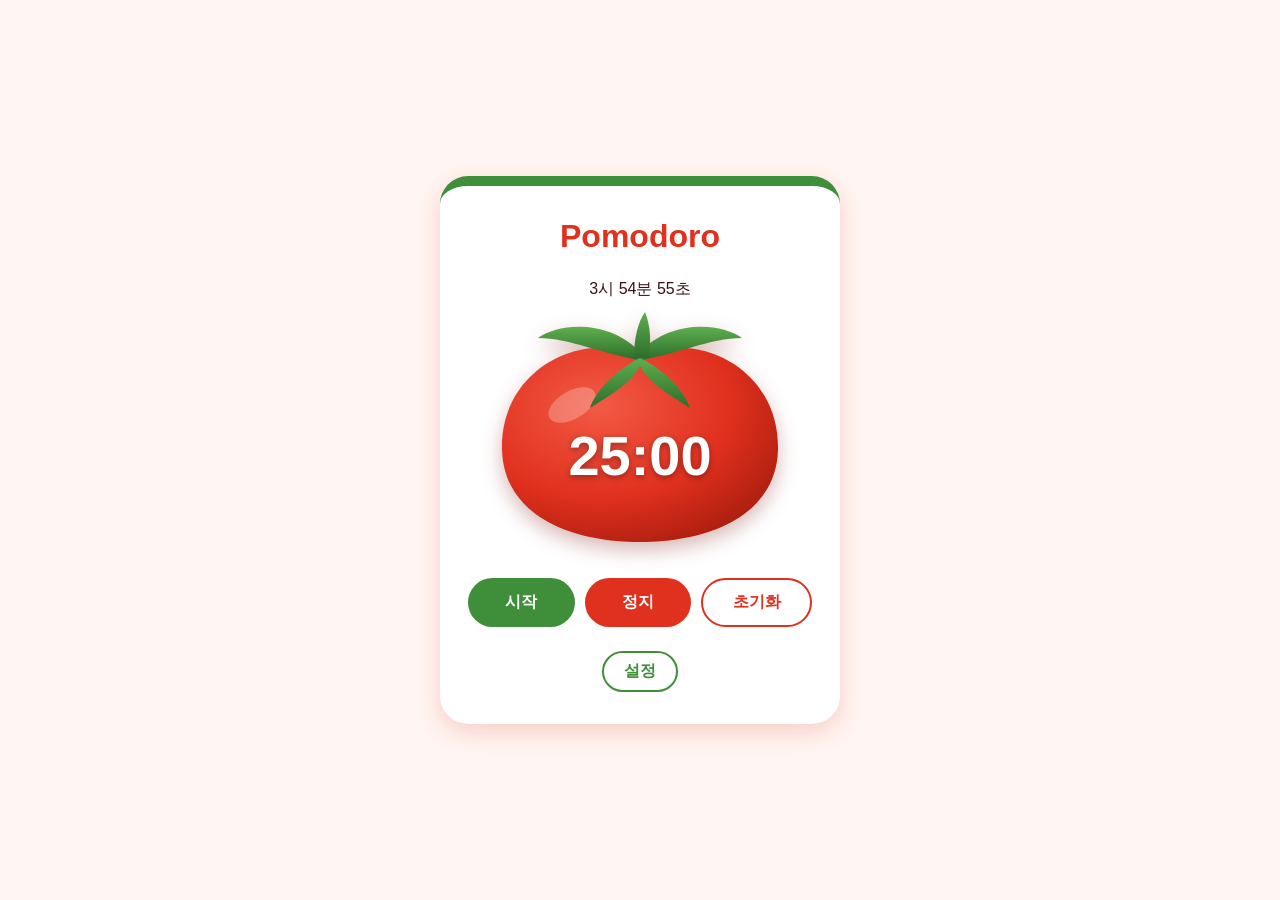
<file: index.html>
<!DOCTYPE html>
<html lang="ko">
<head>
  <meta charset="UTF-8">
  <meta name="viewport" content="width=device-width, initial-scale=1.0">
  <title>Pomodoro</title>
  <link rel="stylesheet" href="index.css">
</head>
<body>
  <main class="pomodoro">
    <h1>Pomodoro</h1>
    <div id="current-time" class="current-time" aria-label="현재 시간"></div>

    <div class="tomato">
      <svg viewBox="0 0 300 250" aria-hidden="true">
        <defs>
          <radialGradient id="body" cx="35%" cy="30%" r="80%">
            <stop offset="0%" stop-color="#f25a45"/>
            <stop offset="60%" stop-color="#e0301e"/>
            <stop offset="100%" stop-color="#a81d0e"/>
          </radialGradient>
          <linearGradient id="leaf" x1="0" y1="0" x2="0" y2="1">
            <stop offset="0%" stop-color="#5fae4f"/>
            <stop offset="100%" stop-color="#2d6e2a"/>
          </linearGradient>
        </defs>
        <!-- 토마토 몸통 -->
        <path d="M150 55 C 90 30, 10 70, 12 150 C 14 215, 80 242, 150 242 C 220 242, 286 215, 288 150 C 290 70, 210 30, 150 55 Z" fill="url(#body)"/>
        <!-- 광택 -->
        <ellipse cx="82" cy="105" rx="26" ry="14" fill="#fff" opacity="0.25" transform="rotate(-30 82 105)"/>
        <!-- 초록 꼭지 -->
        <g fill="url(#leaf)">
          <path d="M150 52 C 120 20, 70 22, 48 38 C 80 38, 115 55, 150 60 Z"/>
          <path d="M150 52 C 180 20, 230 22, 252 38 C 220 38, 185 55, 150 60 Z"/>
          <path d="M150 58 C 125 70, 105 92, 100 108 C 125 92, 142 82, 150 66 Z"/>
          <path d="M150 58 C 175 70, 195 92, 200 108 C 175 92, 158 82, 150 66 Z"/>
          <path d="M144 58 C 144 38, 148 22, 155 12 C 160 24, 162 42, 158 58 Z"/>
        </g>
      </svg>
      <div class="timer" aria-live="polite">25:00</div>
    </div>

    <div class="controls">
      <button type="button" class="btn btn-start">시작</button>
      <button type="button" class="btn btn-stop">정지</button>
      <button type="button" class="btn btn-reset">초기화</button>
    </div>

    <a class="btn-settings" href="settings.html">설정</a>
  </main>
  <script src="script.js"></script>
  <script>
    (function () {
      var el = document.getElementById('current-time');
      function updateClock() {
        el.textContent = new Date().toLocaleTimeString('ko-KR', { hour12: false });
      }
      updateClock();
      setInterval(updateClock, 1000);
    })();
  </script>
</body>
</html>
</file>
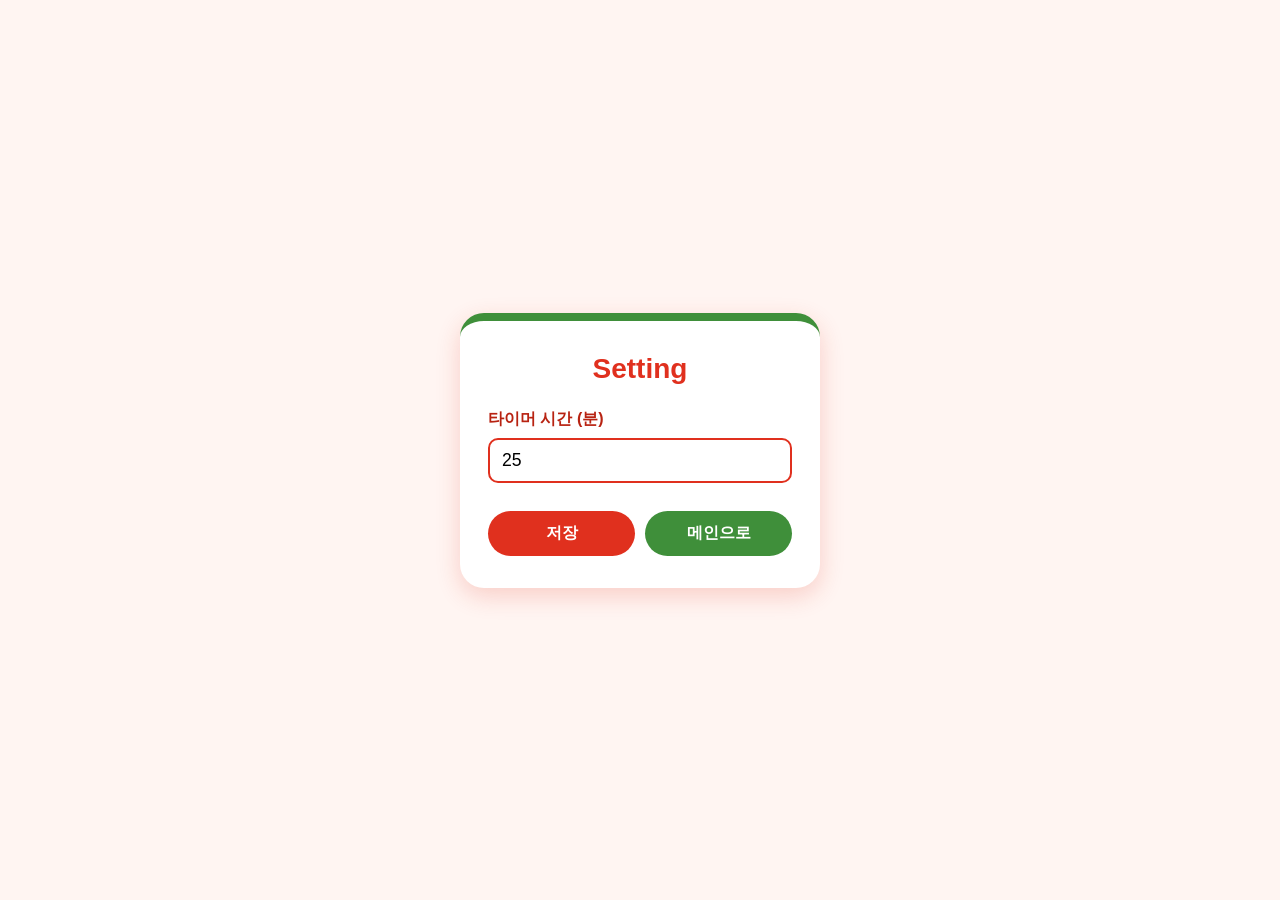
<file: settings.html>
<!DOCTYPE html>
<html lang="ko">
<head>
  <meta charset="UTF-8">
  <meta name="viewport" content="width=device-width, initial-scale=1.0">
  <title>Setting</title>
  <link rel="stylesheet" href="settings.css">
</head>
<body>
  <main class="settings">
    <h3>Setting</h3>

    <div class="field">
      <label for="timer-minutes">타이머 시간 (분)</label>
      <input type="number" id="timer-minutes" name="timer-minutes" min="1" max="60" value="25">
    </div>

    <div class="actions">
      <button type="button" class="done-button">저장</button>
      <a class="back-button" href="index.html">메인으로</a>
    </div>
  </main>
  <script src="settings.js"></script>
</body>
</html>
</file>
<file: index.css>
:root {
  --tomato-red: #e0301e;       /* 잘 익은 토마토 */
  --tomato-red-dark: #b82312;
  --stem-green: #3f8f3a;       /* 초록색 꼭지 */
  --stem-green-dark: #2d6e2a;
  --bg: #fff5f2;
  --text: #3a1410;
}

* {
  box-sizing: border-box;
}

body {
  margin: 0;
  min-height: 100vh;
  display: flex;
  align-items: center;
  justify-content: center;
  background: var(--bg);
  color: var(--text);
  font-family: "Segoe UI", "Malgun Gothic", sans-serif;
}

.pomodoro {
  width: 100%;
  max-width: 400px;
  margin: 16px;
  padding: 32px 28px;
  background: #fff;
  border-top: 10px solid var(--stem-green);
  border-radius: 28px;
  box-shadow: 0 8px 24px rgba(224, 48, 30, 0.2);
  text-align: center;
}

.pomodoro h1 {
  margin: 0 0 24px;
  font-size: 2rem;
  color: var(--tomato-red);
}

.tomato {
  position: relative;
  margin: 0 auto 28px;
  max-width: 300px;
  filter: drop-shadow(0 8px 10px rgba(120, 20, 10, 0.3));
}

.tomato svg {
  display: block;
  width: 100%;
  height: auto;
}

.timer {
  position: absolute;
  left: 0;
  right: 0;
  top: 62%;
  transform: translateY(-50%);
  font-size: 3.5rem;
  font-weight: 700;
  font-variant-numeric: tabular-nums;
  color: #fff;
  text-shadow: 0 2px 6px rgba(0, 0, 0, 0.35);
}

.controls {
  display: flex;
  justify-content: center;
  gap: 10px;
  margin-bottom: 24px;
}

.btn {
  flex: 1;
  padding: 12px 0;
  font-size: 1rem;
  font-weight: 600;
  color: #fff;
  background: var(--stem-green);
  border: none;
  border-radius: 999px;
  cursor: pointer;
  transition: background 0.2s;
}

.btn:hover {
  background: var(--stem-green-dark);
}

.btn-stop {
  background: var(--tomato-red);
}

.btn-stop:hover {
  background: var(--tomato-red-dark);
}

.btn-reset {
  background: #fff;
  color: var(--tomato-red);
  border: 2px solid var(--tomato-red);
}

.btn-reset:hover {
  background: var(--bg);
}

.btn-settings {
  display: inline-block;
  padding: 8px 20px;
  color: var(--stem-green);
  font-weight: 600;
  text-decoration: none;
  border: 2px solid var(--stem-green);
  border-radius: 999px;
  transition: background 0.2s, color 0.2s;
}

.btn-settings:hover {
  background: var(--stem-green);
  color: #fff;
}
</file>
<file: settings.css>
:root {
  --tomato-red: #e0301e;
  --tomato-red-dark: #b82312;
  --stem-green: #3f8f3a;
  --stem-green-dark: #2d6e2a;
  --bg: #fff5f2;
  --text: #3a1410;
}

* {
  box-sizing: border-box;
}

body {
  margin: 0;
  min-height: 100vh;
  display: flex;
  align-items: center;
  justify-content: center;
  background: var(--bg);
  color: var(--text);
  font-family: "Segoe UI", "Malgun Gothic", sans-serif;
}

.settings {
  width: 100%;
  max-width: 360px;
  margin: 16px;
  padding: 32px 28px;
  background: #fff;
  border-top: 8px solid var(--stem-green);
  border-radius: 24px;
  box-shadow: 0 8px 24px rgba(224, 48, 30, 0.2);
  text-align: center;
}

.settings h3 {
  margin: 0 0 24px;
  font-size: 1.75rem;
  color: var(--tomato-red);
}

.field {
  display: flex;
  flex-direction: column;
  gap: 8px;
  margin-bottom: 28px;
  text-align: left;
}

.field label {
  font-weight: 600;
  color: var(--tomato-red-dark);
}

.field input {
  padding: 10px 12px;
  font-size: 1.1rem;
  border: 2px solid var(--tomato-red);
  border-radius: 10px;
  outline: none;
}

.field input:focus {
  border-color: var(--stem-green);
  box-shadow: 0 0 0 3px rgba(63, 143, 58, 0.25);
}

.actions {
  display: flex;
  gap: 10px;
}

.done-button {
  flex: 1;
  padding: 12px 0;
  font-size: 1rem;
  font-weight: 600;
  color: #fff;
  background: var(--tomato-red);
  border: none;
  border-radius: 999px;
  cursor: pointer;
  transition: background 0.2s;
}

.done-button:hover:not(:disabled) {
  background: var(--tomato-red-dark);
}

.done-button:disabled {
  opacity: 0.4;
  cursor: not-allowed;
}

.back-button {
  flex: 1;
  padding: 12px 0;
  background: var(--stem-green);
  color: #fff;
  font-weight: 600;
  text-decoration: none;
  border-radius: 999px;
  transition: background 0.2s;
}

.back-button:hover {
  background: var(--stem-green-dark);
}
</file>
